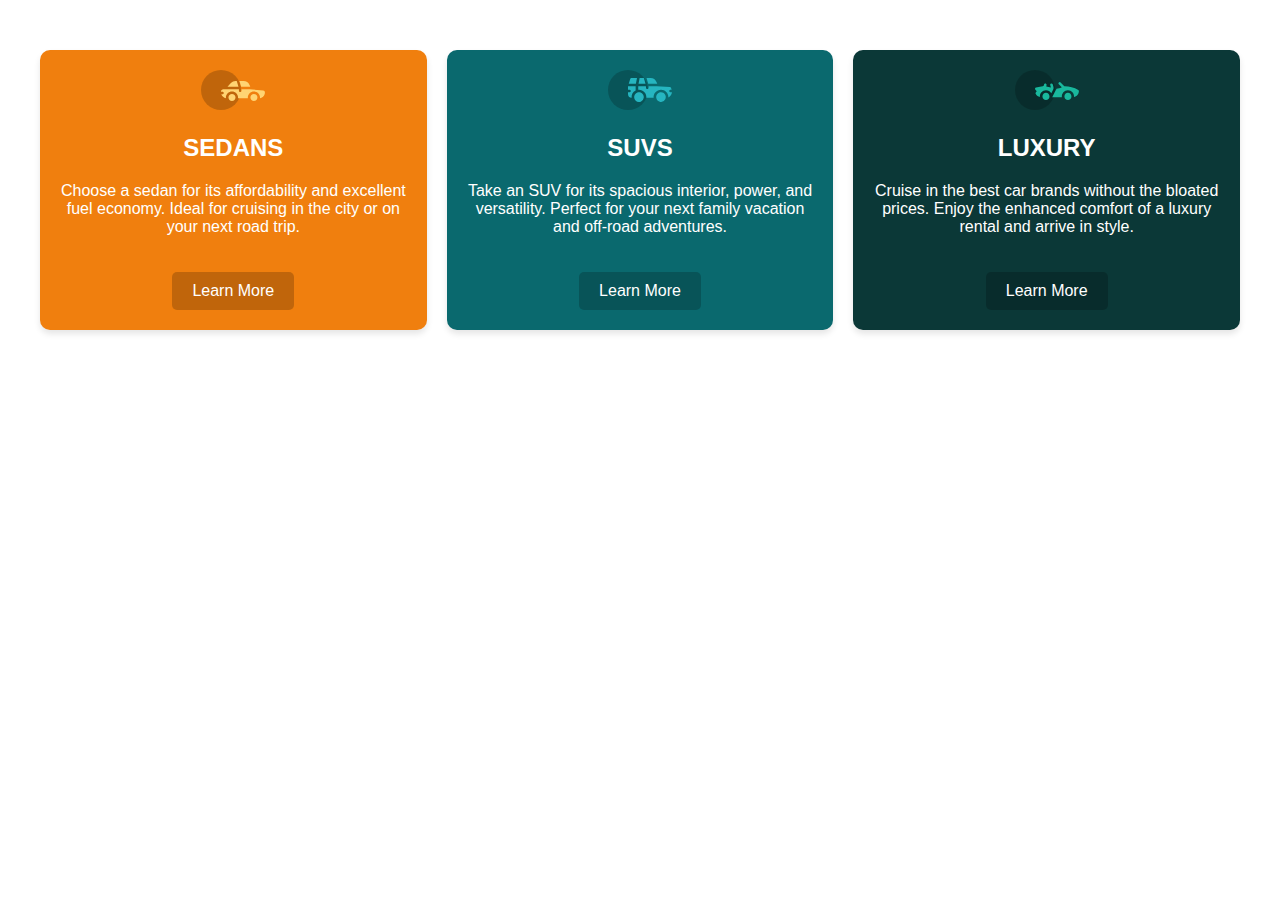
<file: 3-column-preview-card-component-main/3-column-preview-card-component-main/index.html>
<!DOCTYPE html>
<html lang="en">
<head>
  <meta charset="UTF-8">
  <meta name="viewport" content="width=device-width, initial-scale=1.0"> <!-- displays site properly based on user's device -->

  <link rel="icon" type="image/png" sizes="32x32" href="./images/favicon-32x32.png">
  <link rel="stylesheet" href="./style.css">
  
  <title>Frontend Mentor | 3-column preview card component</title>

  
</head>
<body>
  <div class="container">
    <div class="card sedan">
      <img src="./images/icon-sedans.svg" alt="">
      <h2>SEDANS</h2>
      <p>Choose a sedan for its affordability and excellent fuel economy. Ideal for cruising in the city or on your next road trip.</p>
      <button>Learn More</button>
      </div>
      <div class="card suv">
        <img src="./images/icon-suvs.svg" alt="">
        <h2>SUVS</h2>
        <p>Take an SUV for its spacious interior, power, and versatility. Perfect for your next family vacation and off-road adventures.</p>
        <button>Learn More</button>
      </div>
      <div class="card luxury">
        <img src="./images/icon-luxury.svg" alt="">
        <h2>LUXURY</h2>
        <p>Cruise in the best car brands without the bloated prices. Enjoy the enhanced comfort of a luxury rental and arrive in style.</p>
        <button>Learn More</button>
      </div>
  </div>
</body>
</html>
</file>
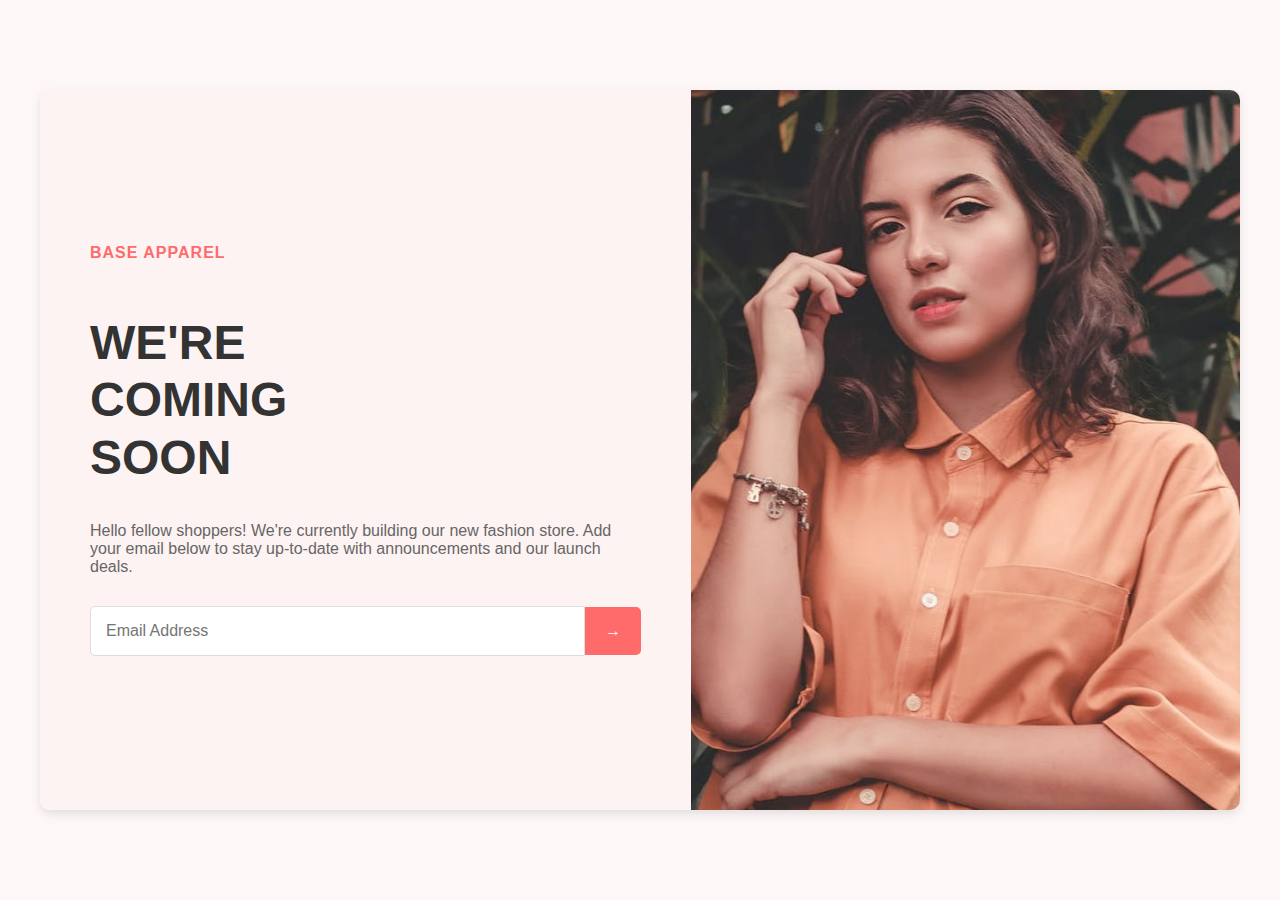
<file: base-apparel-coming-soon-master/base-apparel-coming-soon-master/index.html>
<!DOCTYPE html>
<html lang="en">
<head>
  <meta charset="UTF-8">
  <meta name="viewport" content="width=device-width, initial-scale=1.0"> <!-- displays site properly based on user's device -->

  <link rel="icon" type="image/png" sizes="32x32" href="./images/favicon-32x32.png">
  
  <title>Frontend Mentor | Base Apparel coming soon page</title>
  <link rel="stylesheet" href="./style.css"> 
</head>


<body>
  <div class="coming-soon-container">
    <div class="text-section">
      <div class="logo">BASE APPAREL</div>
      <h1>WE'RE <br>COMING <br>SOON</h1>
      <p>
        Hello fellow shoppers! We're currently building our new fashion store.
        Add your email below to stay up-to-date with announcements and our launch deals.
      </p>
      <form class="email-form">
        <input type="email" placeholder="Email Address" required>
        <button type="submit">→</button>
      </form>
    </div>
    <div class="image-section">
      <img src="./images/hero-desktop.jpg" alt="Coming Soon Image">
    </div>
  </div>

  
</body>
</html>
</file>
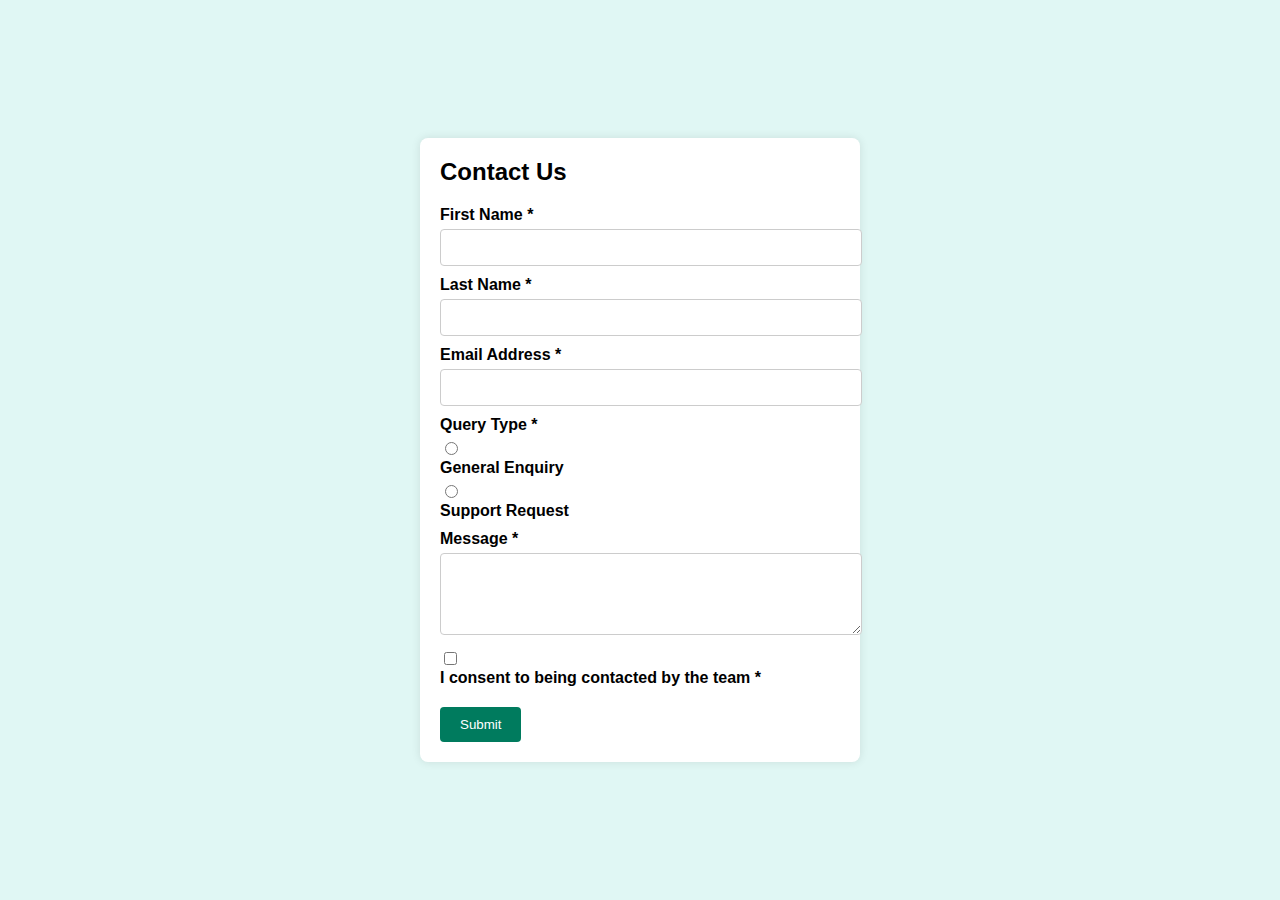
<file: contact-form-main/contact-form-main/index.html>
<!DOCTYPE html>
<html lang="en">
<head>
  <meta charset="UTF-8">
  <meta name="viewport" content="width=device-width, initial-scale=1.0"> <!-- displays site properly based on user's device -->

  <link rel="icon" type="image/png" sizes="32x32" href="./assets/images/favicon-32x32.png">
  
  <title>Frontend Mentor | Contact form</title>
  <link rel="stylesheet" href="./style.css">

</head>
<body>
      <div class="contact-form">
          <h2>Contact Us</h2>
          <form>
              <label for="first-name">First Name *</label>
              <input type="text" id="first-name" name="first-name" required>
              
              <label for="last-name">Last Name *</label>
              <input type="text" id="last-name" name="last-name" required>
              
              <label for="email">Email Address *</label>
              <input type="email" id="email" name="email" required>
              
              <label>Query Type *</label>
              <div class="radio-group">
                  <input type="radio" id="general-enquiry" name="query-type" value="general-enquiry" required>
                  <label for="general-enquiry">General Enquiry</label>
                  <input type="radio" id="support-request" name="query-type" value="support-request" required>
                  <label for="support-request">Support Request</label>
              </div>
              
              <label for="message">Message *</label>
              <textarea id="message" name="message" rows="4" required></textarea>
              
              <div class="checkbox-group">
                  <input type="checkbox" id="consent" name="consent" required>
                  <label for="consent">I consent to being contacted by the team *</label>
              </div>
              
              <button type="submit">Submit</button>
          </form>
      </div>
  </body>
  </html>
</file>
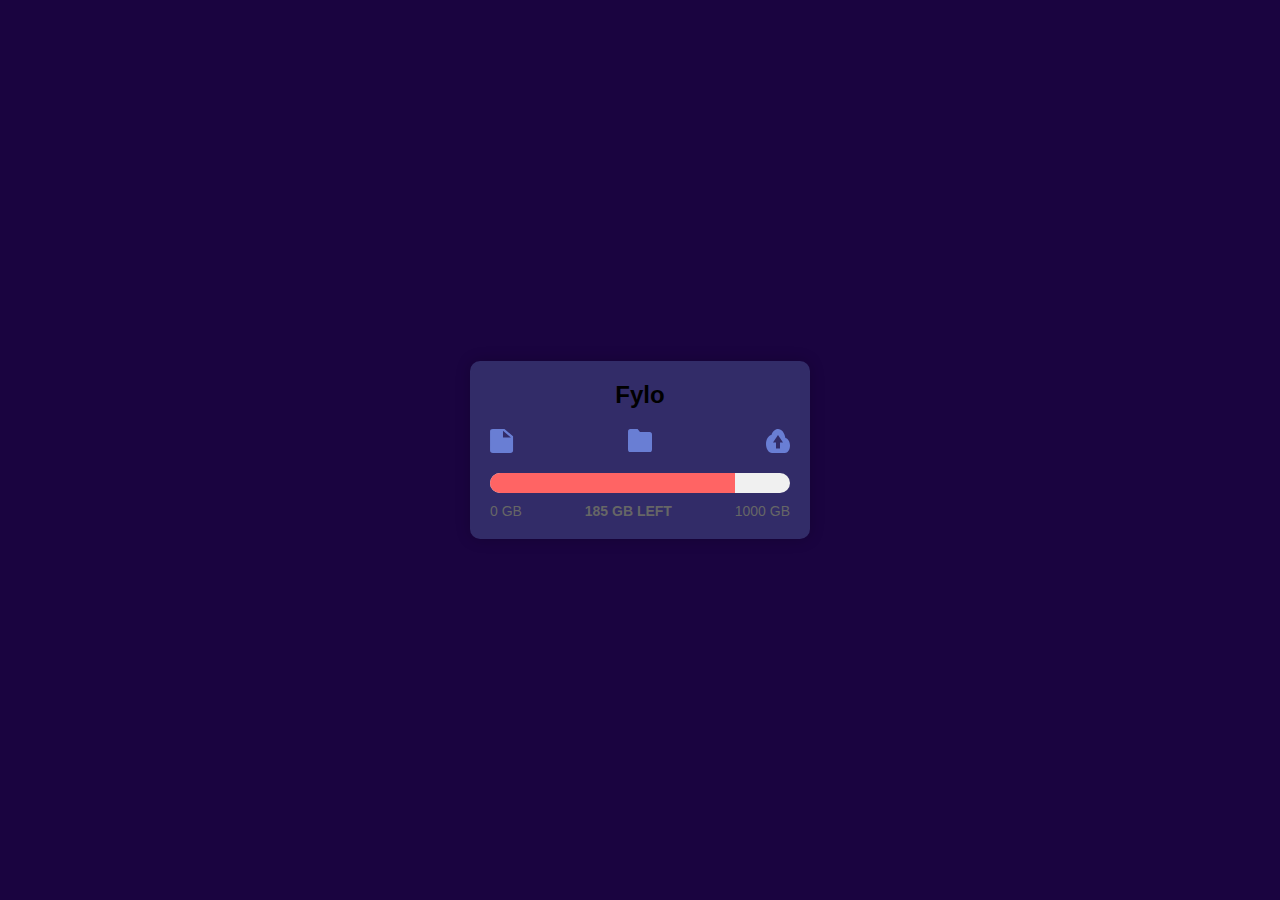
<file: fylo-data-storage-component-master/fylo-data-storage-component-master/index.html>
<!DOCTYPE html>
<html lang="en">
<head>
  <meta charset="UTF-8">
  <meta name="viewport" content="width=device-width, initial-scale=1.0"> <!-- displays site properly based on user's device -->

  <link rel="icon" type="image/png" sizes="32x32" href="./images/favicon-32x32.png">
  
  <title>Frontend Mentor | Fylo data storage component</title>
  <link rel="stylesheet" href="./style.css">

  

</head>
<body>
    <div class="container">
        <div class="logo">Fylo</div>
        <div class="icons">
            <img src="./images/icon-document.svg" alt="icon1">
            <img src="./images/icon-folder.svg" alt="icon2">
            <img src="./images/icon-upload.svg" alt="icon3">
        </div>
        <div class="storage-bar">
            <div class="used"></div>
        </div>
        <div class="storage-info">
            <span>0 GB</span>
            <span class="left">185 GB LEFT</span>
            <span>1000 GB</span>
        </div>
    </div>
</body>
</html>
</file>
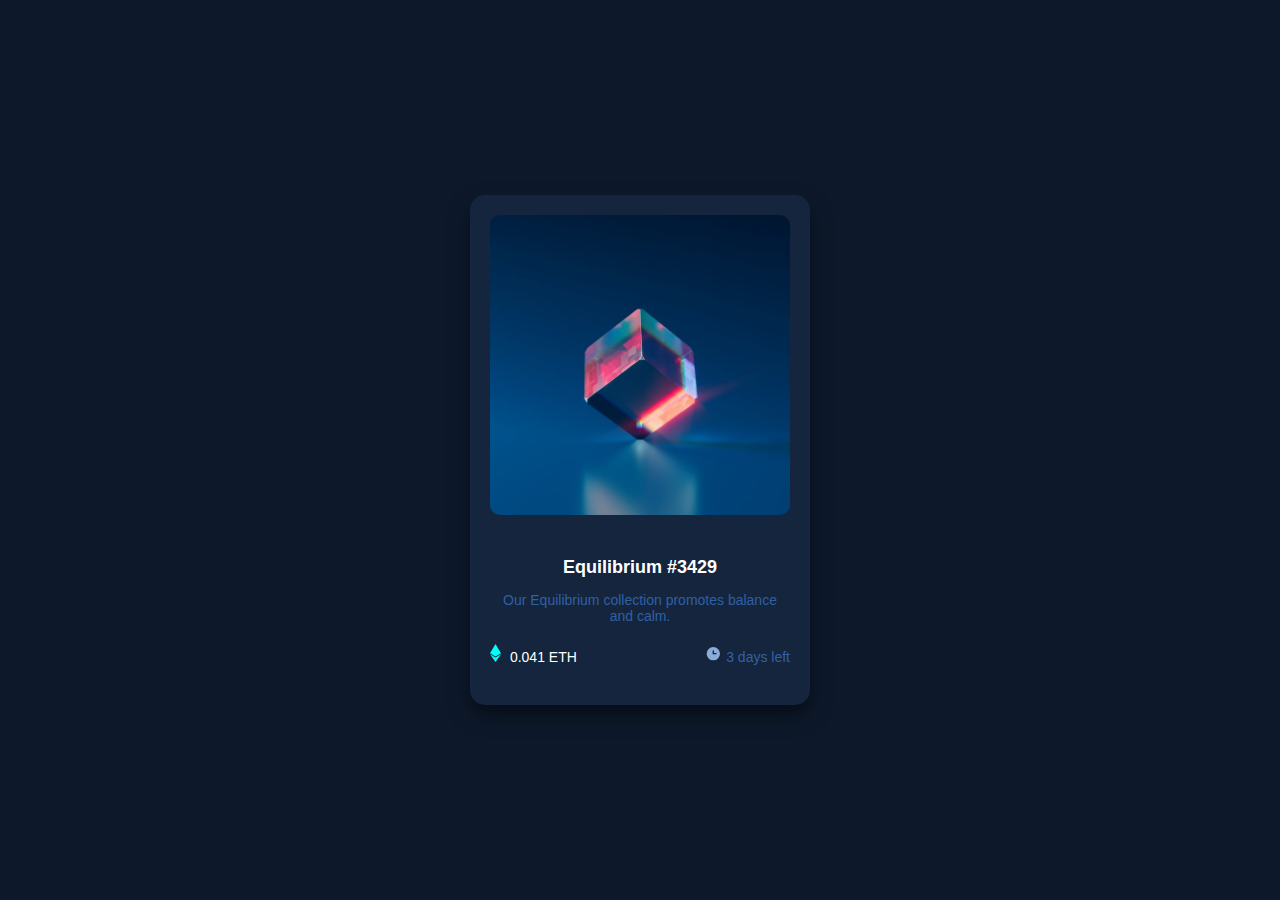
<file: nft-preview-card-component-main/nft-preview-card-component-main/index.html>
<!DOCTYPE html>
<html lang="en">
<head>
  <meta charset="UTF-8">
  <meta name="viewport" content="width=device-width, initial-scale=1.0"> <!-- displays site properly based on user's device -->

  <link rel="icon" type="image/png" sizes="32x32" href="./images/favicon-32x32.png">
  
  <title>Frontend Mentor | NFT preview card component</title>
  <link rel="stylesheet" href="./style.css"> 


</head>
<body>
  <div class="card-container">
    <div class="card">
        <img src="./images/image-equilibrium.jpg" alt="Equilibrium Image" class="card-image">
        <h3 class="card-title">Equilibrium #3429</h3>
        <p class="card-description">Our Equilibrium collection promotes balance and calm.</p>
        <div class="card-info">
            <span class="price">
                <img src="./images/icon-ethereum.svg" alt="ETH Icon"> 0.041 ETH
            </span>
            <span class="time-left">
              <img src="./images/icon-clock.svg" alt="time Icon"> 3 days left</span>
        </div>
        
  
      
  </div>
</div>
</body>
</html>
</file>
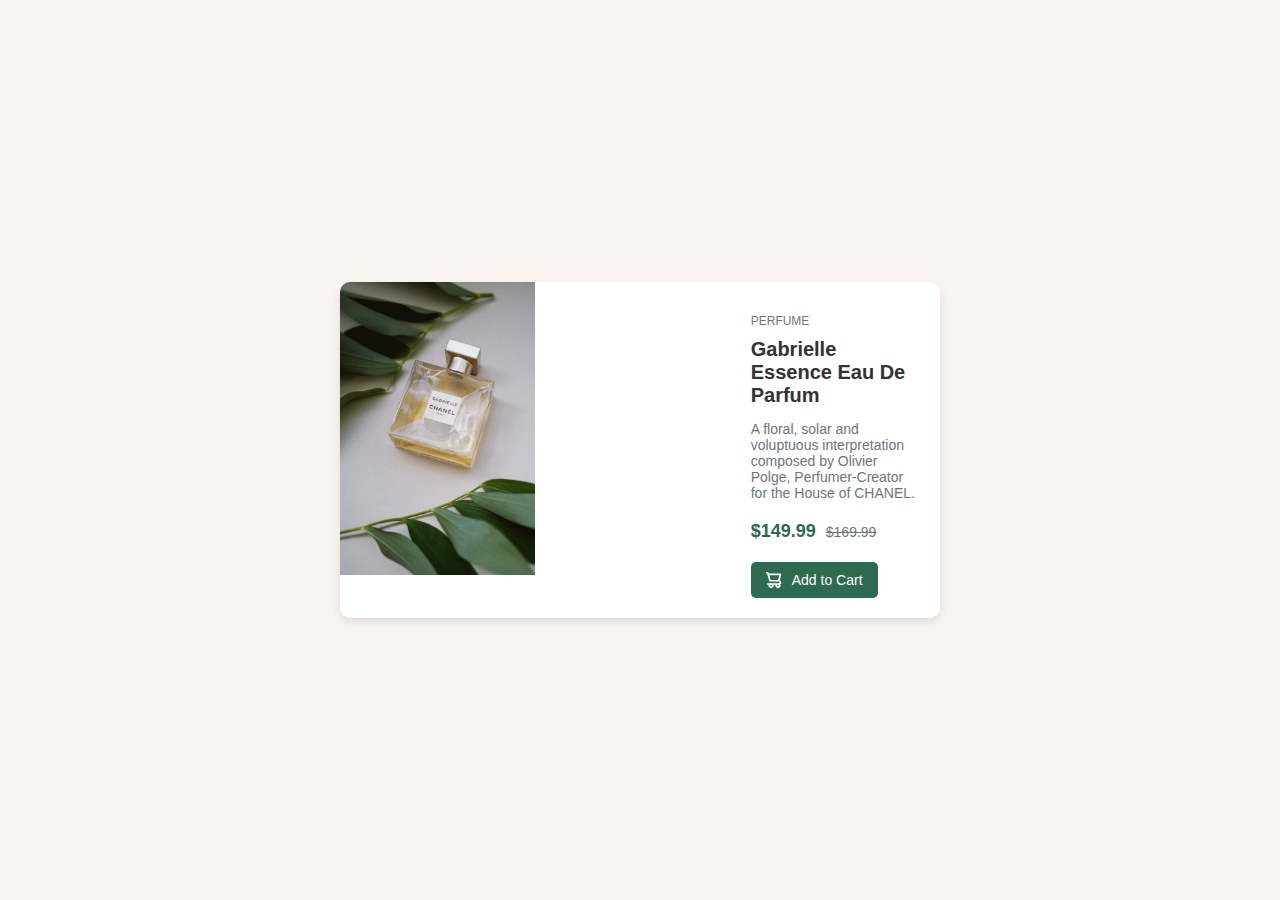
<file: product-preview-card-component-main/product-preview-card-component-main/index.html>
<!DOCTYPE html>
<html lang="en">
<head>
  <meta charset="UTF-8">
  <meta name="viewport" content="width=device-width, initial-scale=1.0"> <!-- displays site properly based on user's device -->

  <link rel="icon" type="image/png" sizes="32x32" href="./images/favicon-32x32.png">
  
  <title>Frontend Mentor | Product preview card component</title>
  <link rel="stylesheet" href="./style.css"> 

</head>
<body>

  <div class="product-card">
    <div class="product-image">
        <img src="./images/image-product-desktop.jpg" alt="Perfume Bottle">
    </div>
    <div class="product-details">
        <p class="product-category">PERFUME</p>
        <h1 class="product-title">Gabrielle Essence Eau De Parfum</h1>
        <p class="product-description">A floral, solar and voluptuous interpretation composed by Olivier Polge, Perfumer-Creator for the House of CHANEL.</p>
        <div class="product-pricing">
            <span class="current-price">$149.99</span>
            <span class="original-price">$169.99</span>
        </div>
        <button class="add-to-cart">
            <img src="./images/icon-cart.svg" alt="Cart Icon">
            Add to Cart
        </button>
    </div>
  </div>
</body>
</html>
</file>
<file: 3-column-preview-card-component-main/3-column-preview-card-component-main/style.css>
/*container style*/
body {
    font-family: Arial, sans-serif;
    margin: 0;
    padding: 0;
    background-color: white;
}
.container {
    display: flex;
    justify-content: center;
    align-items: center;
    gap: 20px;
    margin: 50px auto;
    width: 1200px;
}
/* card styles */
.card {
    flex: 1;
    padding: 20px;
    border-radius: 10px;
    color: white;
    text-align: center;
    box-shadow: 0 4px 6px rgba(0, 0, 0, 0.1);
}
.sedan {
    background-color: #f07f0e;
}

.suv {
    background-color: #0a696e;
}

.luxury {
    background-color: #0b3837;
}
/* button styles */
button {
    margin-top: 20px;
    padding: 10px 20px;
    font-size: 16px;
    color: white;
    background-color: rgba(0, 0, 0, 0.2);
    border: none;
    border-radius: 5px;
    transition: background-color 0.3s;
}
button:hover {
    background-color: rgba(0, 0, 0, 0.4);
}
/* sm */
@media (max-width:550px) {
    .container {
        width: 90%;
    }
}
</file>
<file: base-apparel-coming-soon-master/base-apparel-coming-soon-master/style.css>
body {
    margin: 0;
    padding: 0;
    font-family: 'Arial', sans-serif;
    background-color: #fdf7f7;
    color: #333;
    display: flex;
    align-items: center;
    justify-content: center;
    height: 100vh;
  }
  
  .coming-soon-container {
    display: flex;
    max-width: 1200px;
    width: 100%;
    height: 80%;
    box-shadow: 0 4px 10px rgba(0, 0, 0, 0.1);
    background-color: #fff;
    border-radius: 10px;
    overflow: hidden;
  }
  
  /* Text Section */
  .text-section {
    flex: 1;
    padding: 50px;
    display: flex;
    flex-direction: column;
    justify-content: center;
    background-color: #fef3f3;
  }
  
  .logo {
    font-size: 16px;
    font-weight: bold;
    letter-spacing: 1px;
    margin-bottom: 20px;
    color: #ff6b6b;
  }
  
  h1 {
    font-size: 3rem;
    line-height: 1.2;
    margin-bottom: 20px;
    color: #333;
  }
  
  p {
    font-size: 1rem;
    color: #666;
    margin-bottom: 30px;
  }
  
  .email-form {
    display: flex;
    align-items: center;
  }
  
  .email-form input {
    flex: 1;
    padding: 15px;
    border: 1px solid #ddd;
    border-radius: 5px 0 0 5px;
    font-size: 1rem;
  }
  
  .email-form button {
    padding: 15px 20px;
    border: none;
    background-color: #ff6b6b;
    color: #fff;
    font-size: 1rem;
    border-radius: 0 5px 5px 0;
    cursor: pointer;
    transition: background-color 0.3s;
  }
  
  .email-form button:hover {
    background-color: #e55a5a;
  }
  
  /* Image Section */
   .image-section img {
    width: 100%;
    height: 100%;
    object-fit: cover;
  }
  /* sm */
@media (max-width:400px) {
    .container {
        width: 100%;
    }
}
</file>
<file: contact-form-main/contact-form-main/style.css>
body {
    font-family: Arial, sans-serif;
    background-color: #e0f7f4;
    display: flex;
    justify-content: center;
    align-items: center;
    height: 100vh;
    margin: 0;
}
.contact-form {
    background-color: #fff;
    padding: 20px;
    border-radius: 8px;
    box-shadow: 0 0 10px rgba(0, 0, 0, 0.1);
    width: 400px;
}
.contact-form h2 {
    margin-top: 0;
}
.contact-form label {
    display: block;
    margin-bottom: 5px;
    font-weight: bold;
}
.contact-form input[type="text"],
.contact-form input[type="email"],
.contact-form textarea {
    width: 100%;
    padding: 10px;
    margin-bottom: 10px;
    border: 1px solid #ccc;
    border-radius: 4px;
}
.contact-form input[type="radio"] {
    margin-right: 10px;
}
.contact-form .radio-group {
    margin-bottom: 10px;
}
.contact-form .checkbox-group {
    margin-bottom: 20px;
}
.contact-form button {
    background-color: #007b5e;
    color: #fff;
    padding: 10px 20px;
    border: none;
    border-radius: 4px;
}
.contact-form button:hover {
    background-color: #005a43;
}
/* sm */
@media (max-width:550px) {
    .container {
        width: 90%;
    }
}
</file>
<file: fylo-data-storage-component-master/fylo-data-storage-component-master/style.css>
body {
    font-family: Arial, sans-serif;
    background-color: #1a0440;
    display: flex;
    justify-content: center;
    align-items: center;
    height: 100vh;
    margin: 0;
}
.container {
    background-color: #322c68;
    padding: 20px;
    border-radius: 10px;
    box-shadow: 0 0 15px rgba(0, 0, 0, 0.2);
    text-align: center;
    width: 300px;
}
.logo {
    font-size: 24px;
    font-weight: bold;
    margin-bottom: 20px;
}
.icons {
    display: flex;
    justify-content: space-between;
    margin-bottom: 20px;
}
.icons img {
    width: 24px;
    height: 24px;
}
.storage-bar {
    background-color: #f0f0f0;
    border-radius: 10px;
    overflow: hidden;
    position: relative;
    height: 20px;
    margin-bottom: 10px;
}
.storage-bar .used {
    background-color: #ff6464;
    height: 100%;
    width: 81.5%;
    position: absolute;
    top: 0;
    left: 0;
}
.storage-info {
    display: flex;
    justify-content: space-between;
    font-size: 14px;
    color: #666;
    margin-top: 5px;
}
.storage-info .left {
    font-weight: bold;
}
/* sm */
@media (max-width:550px) {
    .container {
        width: 90%;
    }
}
</file>
<file: nft-preview-card-component-main/nft-preview-card-component-main/style.css>
/* General Styles */
body {
    margin: 0;
    padding: 0;
    background-color: #0d192b;
    font-family: 'Arial', sans-serif;
    color: white;
    display: flex;
    justify-content: center;
    align-items: center;
    height: 100vh;
}


/* Card Styles */
.card {
    background-color: #14253d;
    border-radius: 15px;
    width: 300px;
    padding: 20px;
    box-shadow: 0 10px 20px rgba(0, 0, 0, 0.5);
    text-align: center;
}

/* Image */
.card-image {
    width: 100%;
    border-radius: 10px;
    margin-bottom: 20px;
}

/* Title */
.card-title {
    font-size: 18px;
    margin-bottom: 10px;
}

/* Description */
.card-description {
    font-size: 14px;
    color: #3060a4;
    margin-bottom: 20px;
}

/* Info Section */
.card-info {
    display: flex;
    justify-content: space-between;
    align-items: center;
    margin-bottom: 20px;
    font-size: 14px;
}

.card-info .price img {
    margin-right: 5px;
}

.card-info .time-left {
    color: #3362a4;
}

/* Creator Section */
.creator {
    display: flex;
    align-items: center;
    font-size: 14px;
}

.creator-image {
    width: 32px;
    height: 32px;
    border-radius: 50%;
    margin-right: 10px;
}
/* sm */
@media (max-width:550px) {
    .container {
        width: 90%;
    }
}
</file>
<file: product-preview-card-component-main/product-preview-card-component-main/style.css>
/* General Styles */
body {
    margin: 0;
    padding: 0;
    font-family: 'Arial', sans-serif;
    background-color: #f9f4ef;
    display: flex;
    justify-content: center;
    align-items: center;
    height: 100vh;
}

/* Product Card */
.product-card {
    display: flex;
    background-color: white;
    border-radius: 10px;
    overflow: hidden;
    box-shadow: 0 4px 8px rgba(0, 0, 0, 0.1);
    width: 600px;
}

/* Product Image */
.product-image img {
    width: 50%;
    height: auto;
    
}

/* Product Details */
.product-details {
    padding: 20px;
    width: 50%;
    box-sizing: border-box;
}

/* Category */
.product-category {
    text-transform: uppercase;
    color: #6c757d;
    font-size: 12px;
    margin-bottom: 10px;
}

/* Title */
.product-title {
    font-size: 20px;
    font-weight: bold;
    margin: 10px 0;
    color: #333;
}

/* Description */
.product-description {
    font-size: 14px;
    color: #6c757d;
    margin-bottom: 20px;
    
}

/* Pricing */
.product-pricing {
    display: flex;
    align-items: center;
    gap: 10px;
    margin-bottom: 20px;
}

.current-price {
    font-size: 18px;
    font-weight: bold;
    color: #2d6a4f;
}

.original-price {
    font-size: 14px;
    text-decoration: line-through;  
    color: #6c757d;
}

/* Add to Cart Button */
.add-to-cart {
    display: flex;
    align-items: center;
    justify-content: center;
    background-color: #2d6a4f;
    color: white;
    padding: 10px 15px;
    font-size: 14px;
    border: none;
    border-radius: 5px;
    gap: 10px;
}

.add-to-cart img {
    width: 16px;
    height: 16px;
}

.add-to-cart:hover {
    background-color: #1b4332;
}
/* sm */
@media (max-width:550px) {
    .container {
        width: 90%;
    }
}
</file>
